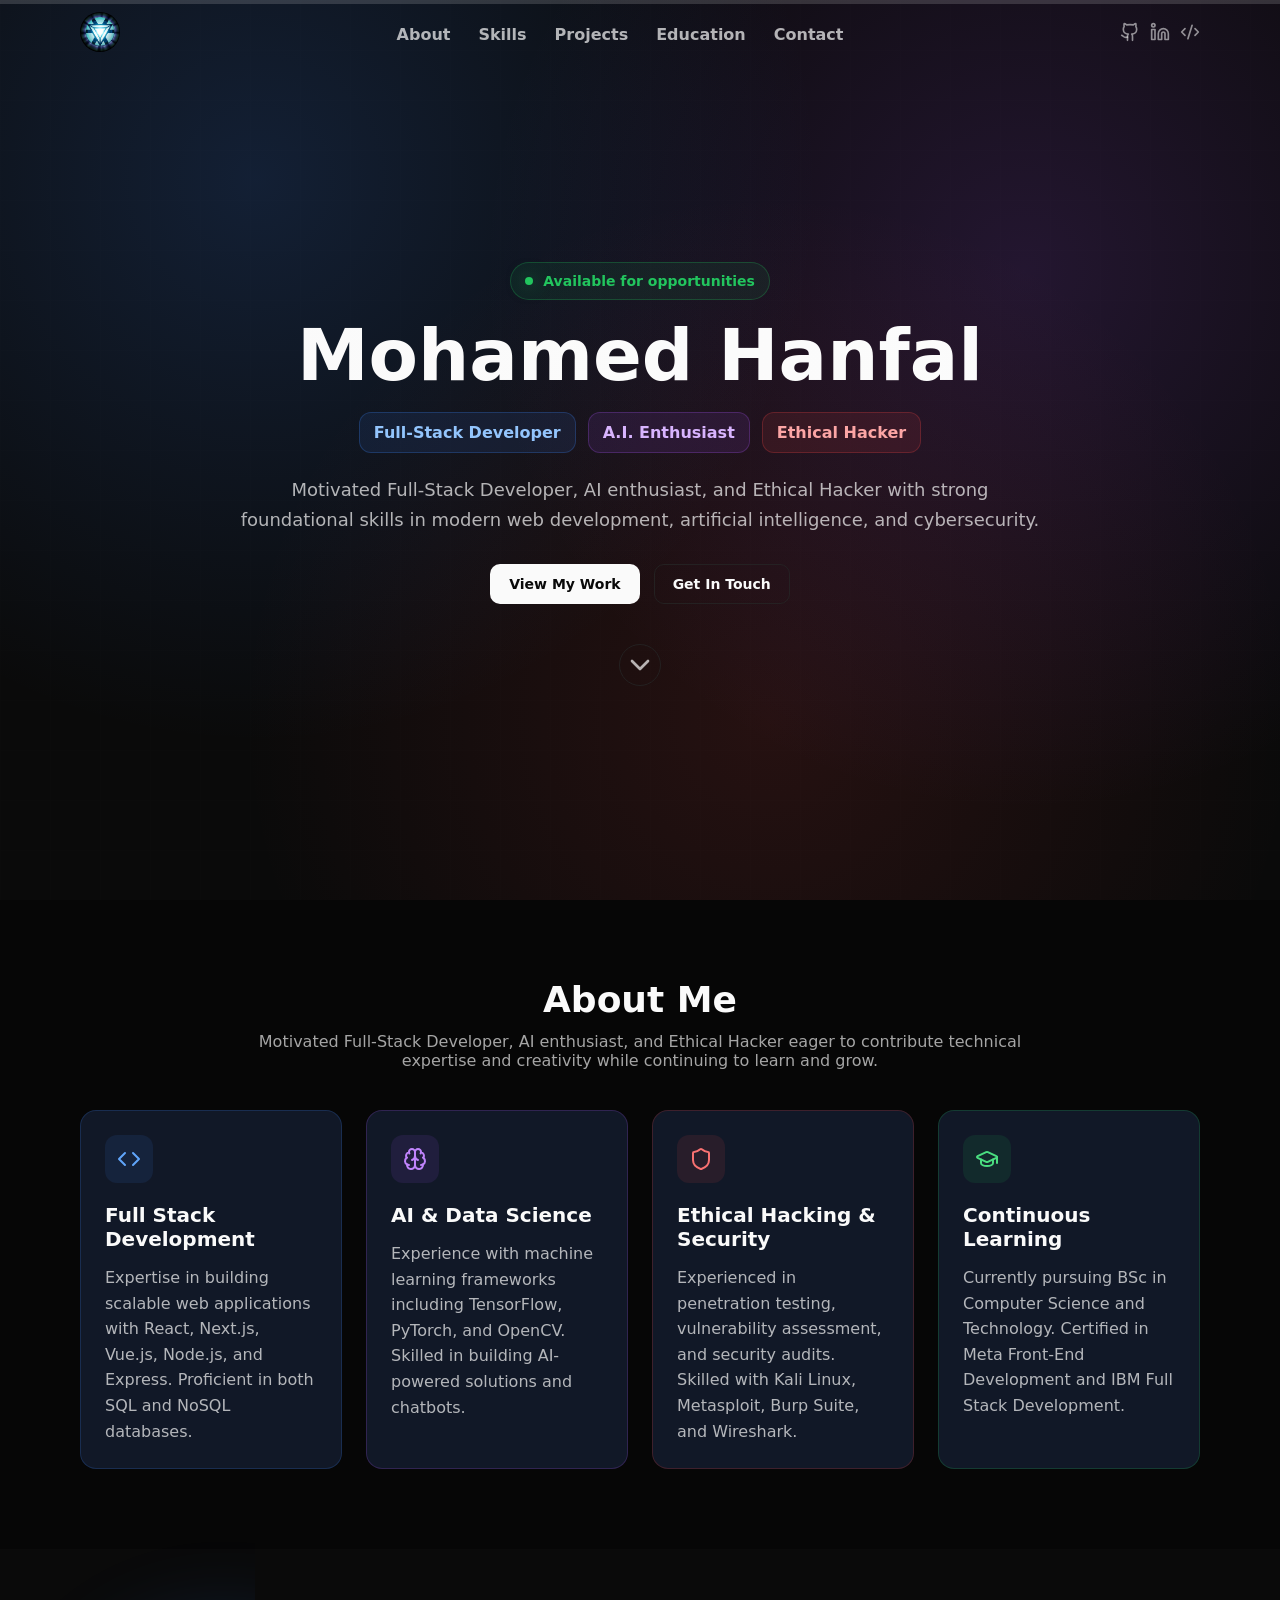
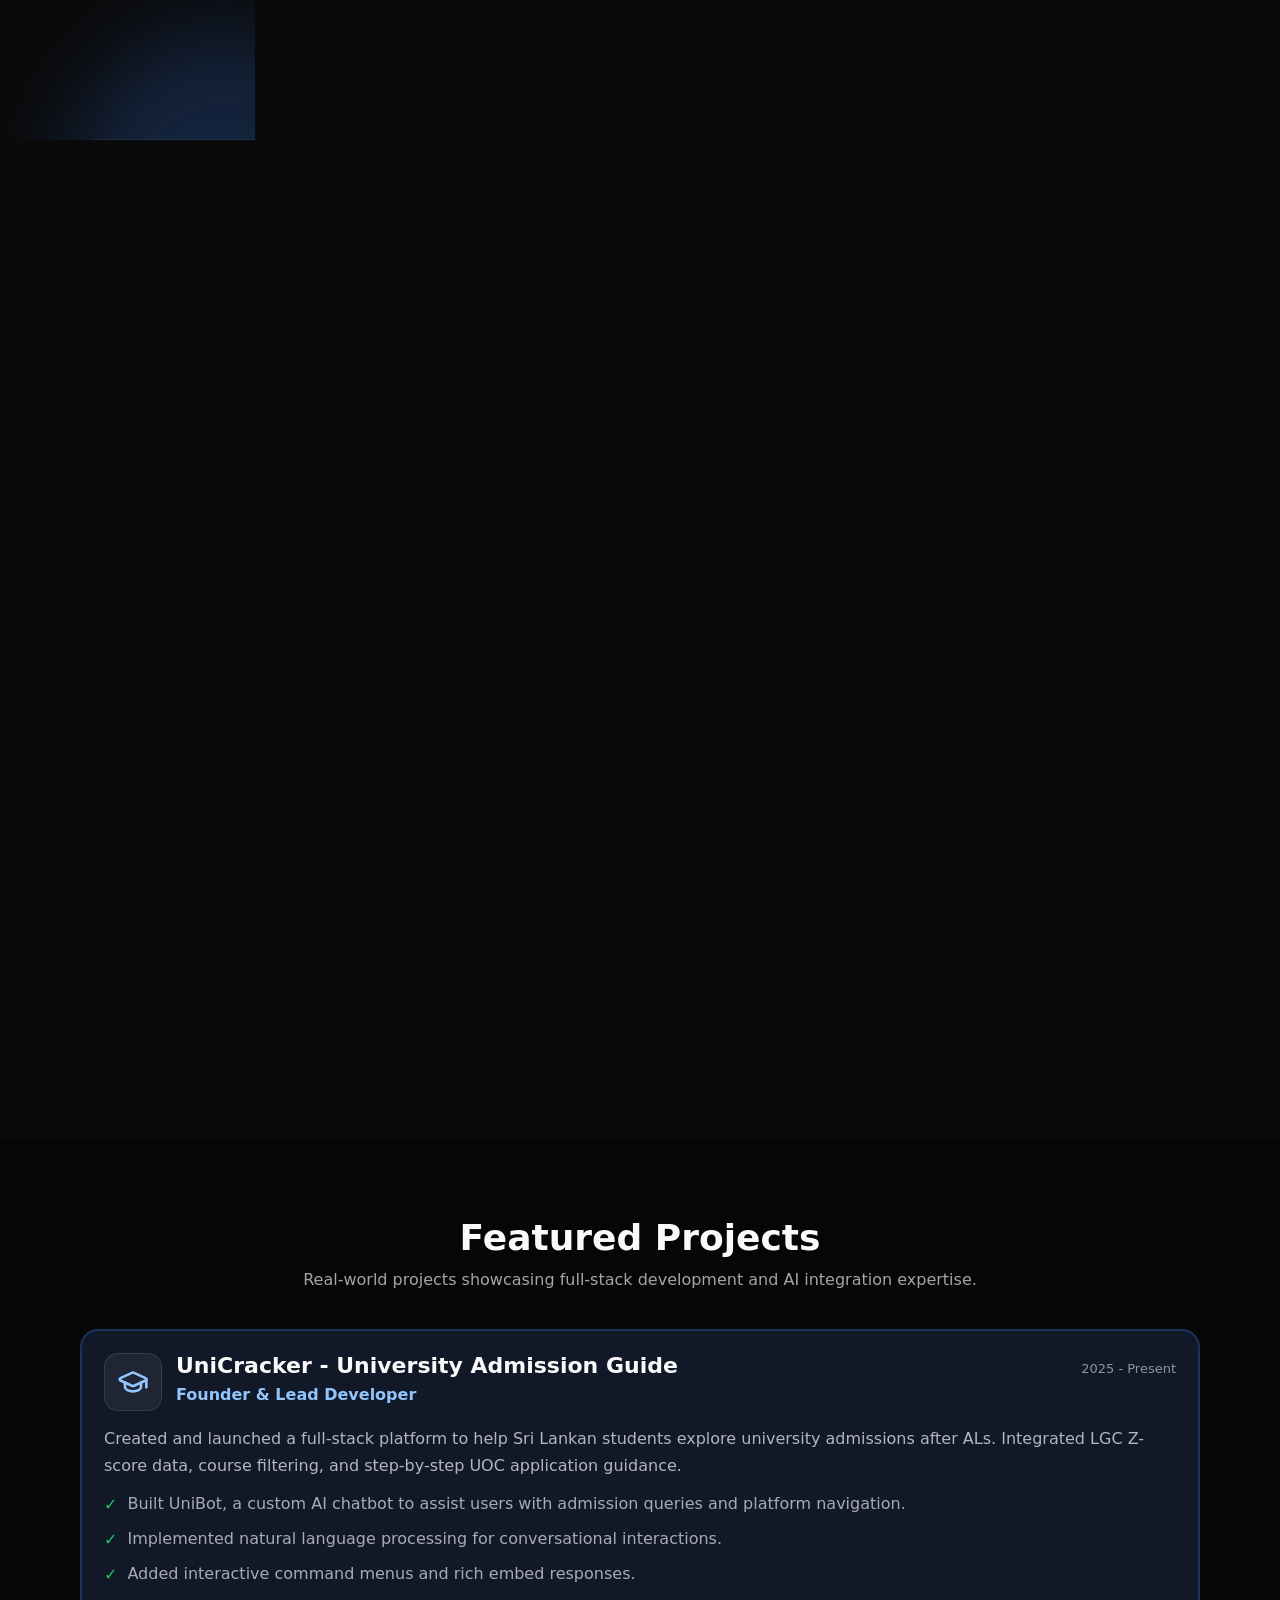
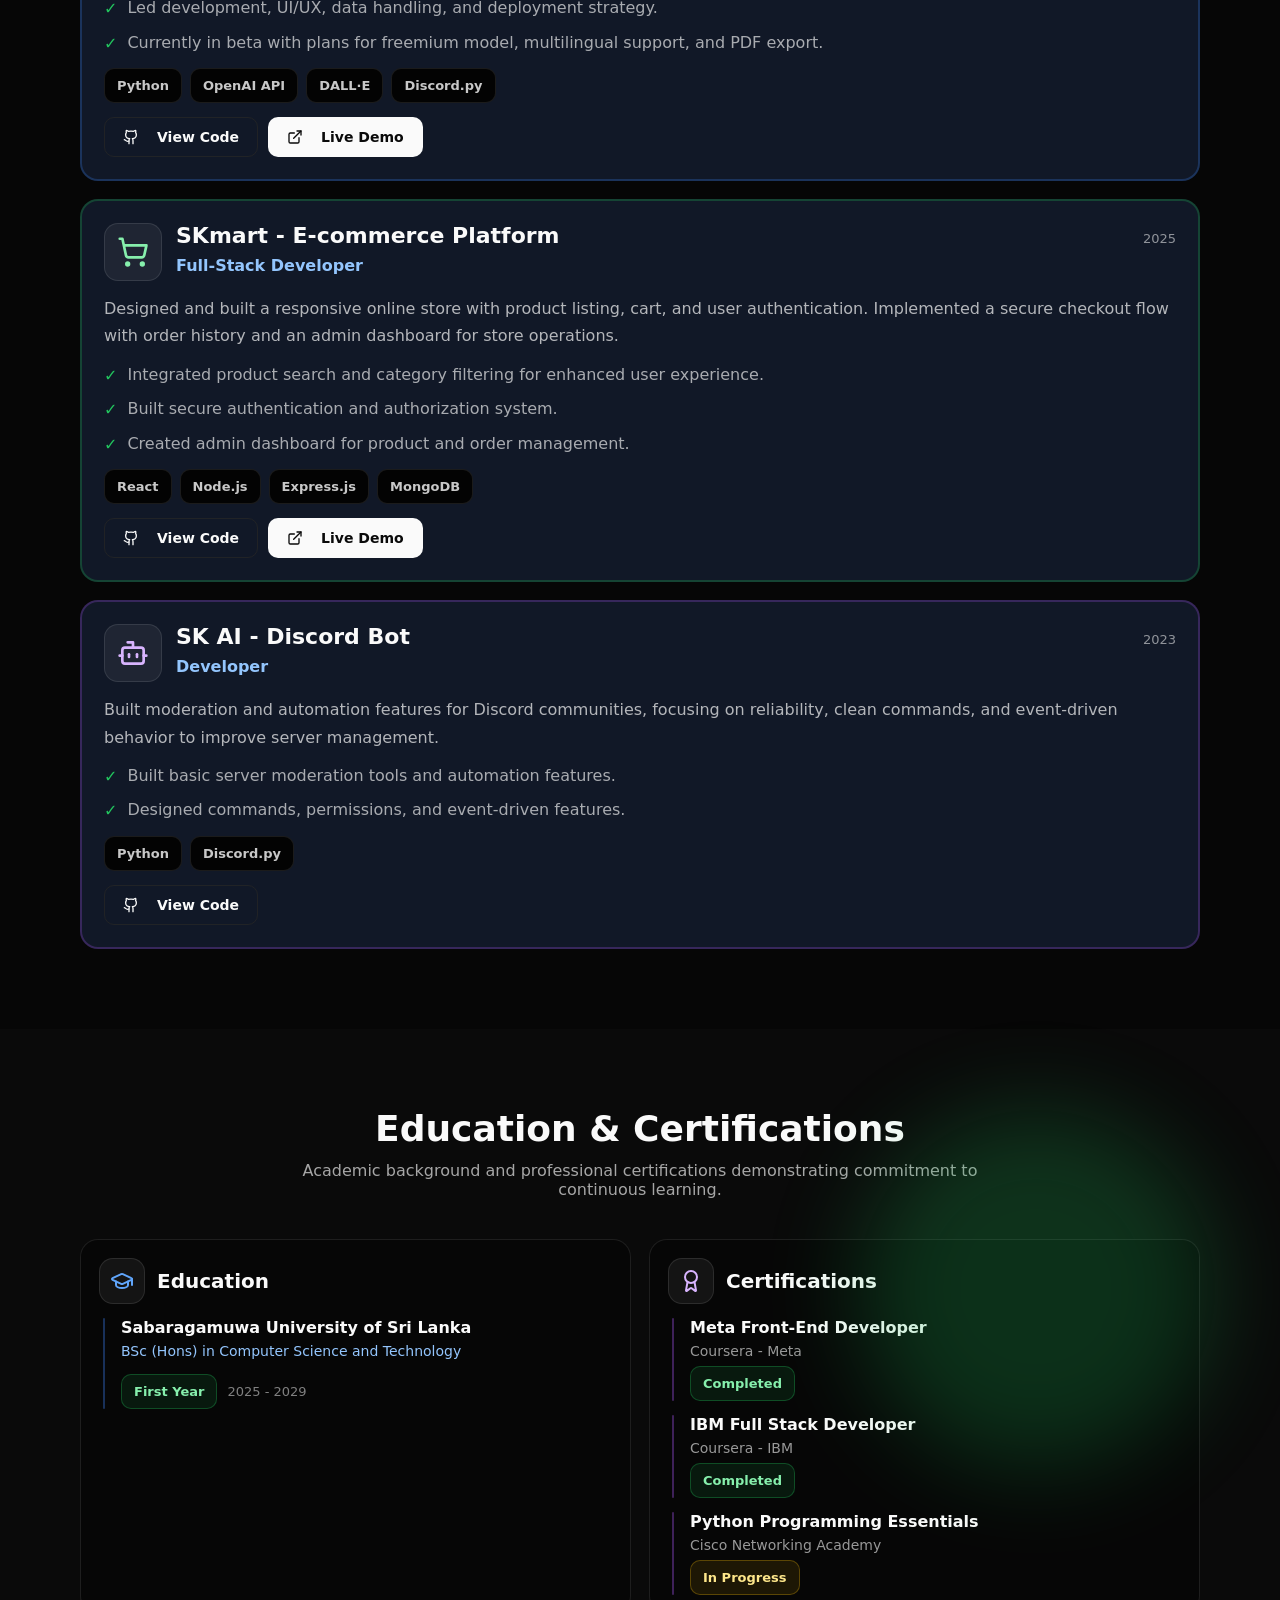
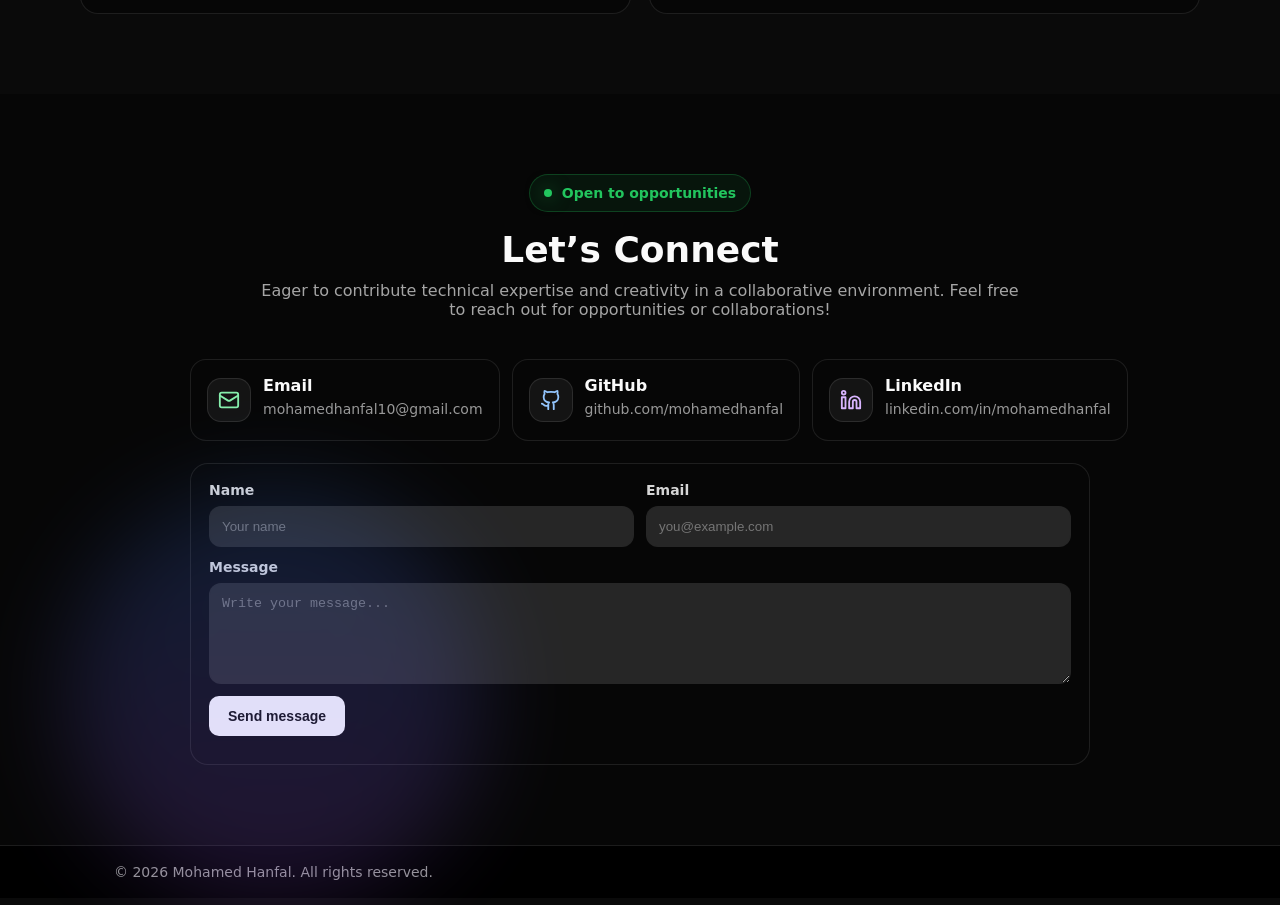
<file: index.html>
<!DOCTYPE html>
<html lang="en">
  <head>
    <meta charset="UTF-8" />
    <meta name="viewport" content="width=device-width, initial-scale=1.0" />
    <title>Mohamed Hanfal</title>
    <link rel="stylesheet" href="./theme.css" />
    <link rel="stylesheet" href="./styles.css" />
  </head>

  <body>
    <!-- Scroll progress -->
    <div class="scroll-progress" aria-hidden="true">
      <div class="scroll-progress__bar" id="scrollBar" style="width: 0%"></div>
    </div>

    <!-- Navbar -->
    <header class="navbar" id="navbar">
      <div class="container navbar__inner">
        <a class="brand" href="#top" aria-label="Home">
          <img class="brand_logo" src="./assets/sk.jpg" alt="Mohamed Hanfal" />
        </a>

        <nav class="navlinks" aria-label="Primary">
          <a href="#about">About</a>
          <a href="#skills">Skills</a>
          <a href="#projects">Projects</a>
          <a href="#education">Education</a>
          <a href="#contact">Contact</a>
        </nav>

        <div class="nav-actions">
          <div class="nav-icons">
            <a
              href="https://github.com/mohamedhanfal"
              target="_blank"
              rel="noopener noreferrer"
              aria-label="GitHub"
            >
              <svg
                xmlns="http://www.w3.org/2000/svg"
                width="20"
                height="20"
                viewBox="0 0 24 24"
                fill="none"
                stroke="currentColor"
                stroke-width="2"
                stroke-linecap="round"
                stroke-linejoin="round"
              >
                <path
                  d="M15 22v-4a4.8 4.8 0 0 0-1-3.5c3 0 6-2 6-5.5.08-1.25-.27-2.48-1-3.5.28-1.15.28-2.35 0-3.5
                     0 0-1 0-3 1.5-2.64-.5-5.36-.5-8 0C6 2 5 2 5 2c-.3 1.15-.3 2.35 0 3.5A5.403
                     5.403 0 0 0 4 9c0 3.5 3 5.5 6 5.5-.39.49-.68 1.05-.85 1.65-.17.6-.22
                     1.23-.15 1.85v4"
                ></path>
                <path d="M9 18c-4.51 2-5-2-7-2"></path>
              </svg>
            </a>

            <a
              href="https://www.linkedin.com/in/mohamedhanfal"
              target="_blank"
              rel="noopener noreferrer"
              aria-label="LinkedIn"
            >
              <svg
                xmlns="http://www.w3.org/2000/svg"
                width="20"
                height="20"
                viewBox="0 0 24 24"
                fill="none"
                stroke="currentColor"
                stroke-width="2"
                stroke-linecap="round"
                stroke-linejoin="round"
              >
                <path
                  d="M16 8a6 6 0 0 1 6 6v7h-4v-7a2 2 0 0 0-2-2
                     2 2 0 0 0-2 2v7h-4v-7a6 6 0 0 1 6-6z"
                ></path>
                <rect width="4" height="12" x="2" y="9"></rect>
                <circle cx="4" cy="4" r="2"></circle>
              </svg>
            </a>

            <a
              href="https://leetcode.com/u/mohamedhanfal/"
              target="_blank"
              rel="noopener noreferrer"
              aria-label="LeetCode"
            >
              <svg
                xmlns="http://www.w3.org/2000/svg"
                width="20"
                height="20"
                viewBox="0 0 24 24"
                fill="none"
                stroke="currentColor"
                stroke-width="2"
                stroke-linecap="round"
                stroke-linejoin="round"
              >
                <path d="m18 16 4-4-4-4"></path>
                <path d="m6 8-4 4 4 4"></path>
                <path d="m14.5 4-5 16"></path>
              </svg>
            </a>
          </div>
        </div>
      </div>
    </header>

    <main id="top">
      <!-- Hero -->
      <section class="hero">
        <div class="hero__bg"></div>
        <div class="hero__grid"></div>

        <div class="container hero__content">
          <div class="pill">
            <span class="pill__dot"></span>
            Available for opportunities
          </div>

          <h1 class="hero__title">Mohamed Hanfal</h1>

          <div class="hero__tags">
            <span class="tag tag--blue">Full-Stack Developer</span>
            <span class="tag tag--purple">A.I. Enthusiast</span>
            <span class="tag tag--red">Ethical Hacker</span>
          </div>

          <p class="hero__subtitle">
            Motivated Full-Stack Developer, AI enthusiast, and Ethical Hacker
            with strong foundational skills in modern web development,
            artificial intelligence, and cybersecurity.
          </p>

          <div class="hero__cta">
            <a class="btn btn--primary" href="#projects">View My Work</a>
            <a class="btn btn--outline" href="#contact">Get In Touch</a>
          </div>

          <a class="hero__scroll" href="#about" aria-label="Scroll down">
            <svg
              xmlns="http://www.w3.org/2000/svg"
              width="32"
              height="32"
              viewBox="0 0 24 24"
              fill="none"
              stroke="currentColor"
              stroke-width="2"
              stroke-linecap="round"
              stroke-linejoin="round"
            >
              <path d="m6 9 6 6 6-6"></path>
            </svg>
          </a>
        </div>
      </section>

      <!-- About -->
      <section id="about" class="section section--darkish">
        <div class="container">
          <h2 class="section__title section__title--center">About Me</h2>
          <p class="section__lead section__lead--center">
            Motivated Full-Stack Developer, AI enthusiast, and Ethical Hacker
            eager to contribute technical expertise and creativity while
            continuing to learn and grow.
          </p>

          <div class="about-cards about-grid">
            <article
              class="about-card about-card--blue"
              style="animation-delay: 0ms"
            >
              <div class="about-card__icon about-card__icon--blue">
                <svg
                  xmlns="http://www.w3.org/2000/svg"
                  width="24"
                  height="24"
                  viewBox="0 0 24 24"
                  fill="none"
                  stroke="currentColor"
                  stroke-width="2"
                  stroke-linecap="round"
                  stroke-linejoin="round"
                >
                  <polyline points="16 18 22 12 16 6"></polyline>
                  <polyline points="8 6 2 12 8 18"></polyline>
                </svg>
              </div>
              <h3>Full Stack Development</h3>
              <p>
                Expertise in building scalable web applications with React,
                Next.js, Vue.js, Node.js, and Express. Proficient in both SQL
                and NoSQL databases.
              </p>
            </article>

            <article
              class="about-card about-card--purple"
              style="animation-delay: 100ms"
            >
              <div class="about-card__icon about-card__icon--purple">
                <svg
                  xmlns="http://www.w3.org/2000/svg"
                  width="24"
                  height="24"
                  viewBox="0 0 24 24"
                  fill="none"
                  stroke="currentColor"
                  stroke-width="2"
                  stroke-linecap="round"
                  stroke-linejoin="round"
                >
                  <path
                    d="M12 5a3 3 0 1 0-5.997.125 4 4 0 0 0-2.526 5.77 4 4 0 0 0 .556 6.588A4 4 0 1 0 12 18Z"
                  ></path>
                  <path
                    d="M12 5a3 3 0 1 1 5.997.125 4 4 0 0 1 2.526 5.77 4 4 0 0 1-.556 6.588A4 4 0 1 1 12 18Z"
                  ></path>
                  <path d="M15 13a4.5 4.5 0 0 1-3-4 4.5 4.5 0 0 1-3 4"></path>
                  <path d="M17.599 6.5a3 3 0 0 0 .399-1.375"></path>
                  <path d="M6.003 5.125A3 3 0 0 0 6.401 6.5"></path>
                  <path d="M3.477 10.896a4 4 0 0 1 .585-.396"></path>
                  <path d="M19.938 10.5a4 4 0 0 1 .585.396"></path>
                  <path d="M6 18a4 4 0 0 1-1.967-.516"></path>
                  <path d="M19.967 17.484A4 4 0 0 1 18 18"></path>
                </svg>
              </div>
              <h3>AI &amp; Data Science</h3>
              <p>
                Experience with machine learning frameworks including
                TensorFlow, PyTorch, and OpenCV. Skilled in building AI-powered
                solutions and chatbots.
              </p>
            </article>

            <article
              class="about-card about-card--red"
              style="animation-delay: 200ms"
            >
              <div class="about-card__icon about-card__icon--red">
                <svg
                  xmlns="http://www.w3.org/2000/svg"
                  width="24"
                  height="24"
                  viewBox="0 0 24 24"
                  fill="none"
                  stroke="currentColor"
                  stroke-width="2"
                  stroke-linecap="round"
                  stroke-linejoin="round"
                >
                  <path
                    d="M20 13c0 5-3.5 7.5-7.66 8.95a1 1 0 0 1-.67-.01C7.5 20.5 4 18 4 13V6a1 1 0 0 1 1-1c2 0 4.5-1.2 6.24-2.72a1.17 1.17 0 0 1 1.52 0C14.51 3.81 17 5 19 5a1 1 0 0 1 1 1z"
                  ></path>
                </svg>
              </div>
              <h3>Ethical Hacking &amp; Security</h3>
              <p>
                Experienced in penetration testing, vulnerability assessment,
                and security audits. Skilled with Kali Linux, Metasploit, Burp
                Suite, and Wireshark.
              </p>
            </article>

            <article
              class="about-card about-card--green"
              style="animation-delay: 300ms"
            >
              <div class="about-card__icon about-card__icon--green">
                <svg
                  xmlns="http://www.w3.org/2000/svg"
                  width="24"
                  height="24"
                  viewBox="0 0 24 24"
                  fill="none"
                  stroke="currentColor"
                  stroke-width="2"
                  stroke-linecap="round"
                  stroke-linejoin="round"
                >
                  <path
                    d="M21.42 10.922a1 1 0 0 0-.019-1.838L12.83 5.18a2 2 0 0 0-1.66 0L2.6 9.08a1 1 0 0 0 0 1.832l8.57 3.908a2 2 0 0 0 1.66 0z"
                  ></path>
                  <path d="M22 10v6"></path>
                  <path d="M6 12.5V16a6 3 0 0 0 12 0v-3.5"></path>
                </svg>
              </div>
              <h3>Continuous Learning</h3>
              <p>
                Currently pursuing BSc in Computer Science and Technology.
                Certified in Meta Front-End Development and IBM Full Stack
                Development.
              </p>
            </article>
          </div>
        </div>
      </section>

      <!-- Skills -->
      <section id="skills" class="section section--skills">
        <div class="section__orb section__orb--blue"></div>
        <div class="section__orb section__orb--purple"></div>

        <div class="container">
          <h2 class="section__title section__title--center">
            Technical Skills
          </h2>
          <p class="section__lead section__lead--center">
            A comprehensive toolkit built through hands-on learning and
            real-world projects.
          </p>

          <div class="skill-groups">
            <section class="skill-group">
              <h3 class="skill-group__title">Programming Languages</h3>
              <div class="badges">
                <span class="badge">Python</span>
                <span class="badge">JavaScript</span>
                <span class="badge">TypeScript</span>
                <span class="badge">C Language</span>
                <span class="badge">Java</span>
                <span class="badge">PHP</span>
                <span class="badge">SQL</span>
              </div>
            </section>

            <section class="skill-group">
              <h3 class="skill-group__title">Frontend</h3>
              <div class="badges">
                <span class="badge">React.js</span>
                <span class="badge">Next.js</span>
                <span class="badge">Vue.js</span>
                <span class="badge">HTML5</span>
                <span class="badge">CSS3</span>
                <span class="badge">Tailwind CSS</span>
                <span class="badge">Bootstrap</span>
              </div>
            </section>

            <section class="skill-group">
              <h3 class="skill-group__title">Backend &amp; Databases</h3>
              <div class="badges">
                <span class="badge">Node.js</span>
                <span class="badge">Express.js</span>
                <span class="badge">REST APIs</span>
                <span class="badge">GraphQL</span>
                <span class="badge">MongoDB</span>
                <span class="badge">MySQL</span>
                <span class="badge">Oracle Cloud</span>
                <span class="badge">Apache</span>
              </div>
            </section>

            <section class="skill-group">
              <h3 class="skill-group__title">AI &amp; Data Science</h3>
              <div class="badges">
                <span class="badge">TensorFlow</span>
                <span class="badge">PyTorch</span>
                <span class="badge">OpenCV</span>
                <span class="badge">Scikit-learn</span>
                <span class="badge">Pandas</span>
                <span class="badge">NumPy</span>
                <span class="badge">Kaggle</span>
              </div>
            </section>

            <section class="skill-group">
              <h3 class="skill-group__title">
                Cybersecurity &amp; Ethical Hacking
              </h3>
              <div class="badges">
                <span class="badge">Kali Linux</span>
                <span class="badge">Metasploit</span>
                <span class="badge">Burp Suite</span>
                <span class="badge">Wireshark</span>
                <span class="badge">Nmap</span>
                <span class="badge">Penetration Testing</span>
                <span class="badge">Vulnerability Assessment</span>
                <span class="badge">OWASP</span>
                <span class="badge">Network Security</span>
                <span class="badge">Web App Security</span>
              </div>
            </section>

            <section class="skill-group">
              <h3 class="skill-group__title">Tools &amp; Platforms</h3>
              <div class="badges">
                <span class="badge">Git</span>
                <span class="badge">GitHub</span>
                <span class="badge">VS Code</span>
                <span class="badge">Postman</span>
                <span class="badge">Figma</span>
                <span class="badge">Docker</span>
                <span class="badge">AWS</span>
                <span class="badge">Netlify</span>
                <span class="badge">Heroku</span>
                <span class="badge">Firebase</span>
              </div>
            </section>

            <section class="skill-group">
              <h3 class="skill-group__title">Testing &amp; Other</h3>
              <div class="badges">
                <span class="badge">Jest</span>
                <span class="badge">Linux</span>
                <span class="badge">Adobe Photoshop</span>
                <span class="badge">Adobe Illustrator</span>
              </div>
            </section>
          </div>
        </div>
      </section>

      <!-- Projects -->
      <section id="projects" class="section section--darkish section--projects">
        <div class="container">
          <h2 class="section__title section__title--center">
            Featured Projects
          </h2>
          <p class="section__lead section__lead--center">
            Real-world projects showcasing full-stack development and AI
            integration expertise.
          </p>

          <div class="project-list">
            <!-- Project 1 -->
            <article class="project project--blue">
              <div class="project__top">
                <div class="project__icon" aria-hidden="true">
                  <!-- lucide-graduation-cap (32x32) -->
                  <svg
                    xmlns="http://www.w3.org/2000/svg"
                    width="32"
                    height="32"
                    viewBox="0 0 24 24"
                    fill="none"
                    stroke="currentColor"
                    stroke-width="2"
                    stroke-linecap="round"
                    stroke-linejoin="round"
                  >
                    <path
                      d="M21.42 10.922a1 1 0 0 0-.019-1.838L12.83 5.18a2 2 0 0 0-1.66 0L2.6 9.08a1 1 0 0 0 0 1.832l8.57 3.908a2 2 0 0 0 1.66 0z"
                    ></path>
                    <path d="M22 10v6"></path>
                    <path d="M6 12.5V16a6 3 0 0 0 12 0v-3.5"></path>
                  </svg>
                </div>

                <div class="project__head">
                  <div class="project__titleRow">
                    <h3 class="project__title">
                      UniCracker - University Admission Guide
                    </h3>
                    <span class="project__time">2025 - Present</span>
                  </div>
                  <p class="project__role">Founder &amp; Lead Developer</p>
                </div>
              </div>

              <p class="project__desc">
                Created and launched a full-stack platform to help Sri Lankan
                students explore university admissions after ALs. Integrated LGC
                Z-score data, course filtering, and step-by-step UOC application
                guidance.
              </p>

              <ul class="ticks">
                <li>
                  Built UniBot, a custom AI chatbot to assist users with
                  admission queries and platform navigation.
                </li>
                <li>
                  Implemented natural language processing for conversational
                  interactions.
                </li>
                <li>
                  Added interactive command menus and rich embed responses.
                </li>
                <li>
                  Led development, UI/UX, data handling, and deployment
                  strategy.
                </li>
                <li>
                  Currently in beta with plans for freemium model, multilingual
                  support, and PDF export.
                </li>
              </ul>

              <div class="badges badges--tight">
                <span class="badge">Python</span>
                <span class="badge">OpenAI API</span>
                <span class="badge">DALL·E</span>
                <span class="badge">Discord.py</span>
              </div>

              <div class="project__actions">
                <a
                  class="btn btn--outline btn--sm"
                  href="https://github.com/mohamedhanfal"
                  target="_blank"
                  rel="UniCracker GitHub"
                >
                  <!-- lucide-github (16x16) -->
                  <svg
                    xmlns="http://www.w3.org/2000/svg"
                    width="16"
                    height="16"
                    viewBox="0 0 24 24"
                    fill="none"
                    stroke="currentColor"
                    stroke-width="2"
                    stroke-linecap="round"
                    stroke-linejoin="round"
                    style="margin-right: 8px"
                  >
                    <path
                      d="M15 22v-4a4.8 4.8 0 0 0-1-3.5c3 0 6-2 6-5.5.08-1.25-.27-2.48-1-3.5.28-1.15.28-2.35 0-3.5 0 0-1 0-3 1.5-2.64-.5-5.36-.5-8 0C6 2 5 2 5 2c-.3 1.15-.3 2.35 0 3.5A5.403 5.403 0 0 0 4 9c0 3.5 3 5.5 6 5.5-.39.49-.68 1.05-.85 1.65-.17.6-.22 1.23-.15 1.85v4"
                    ></path>
                    <path d="M9 18c-4.51 2-5-2-7-2"></path>
                  </svg>
                  View Code
                </a>

                <a
                  class="btn btn--primary btn--sm"
                  href="https://github.com/mohamedhanfal"
                  target="_blank"
                  rel="UniCracker"
                >
                  <!-- lucide-external-link (16x16) -->
                  <svg
                    xmlns="http://www.w3.org/2000/svg"
                    width="16"
                    height="16"
                    viewBox="0 0 24 24"
                    fill="none"
                    stroke="currentColor"
                    stroke-width="2"
                    stroke-linecap="round"
                    stroke-linejoin="round"
                    style="margin-right: 8px"
                  >
                    <path d="M15 3h6v6"></path>
                    <path d="M10 14 21 3"></path>
                    <path
                      d="M18 13v6a2 2 0 0 1-2 2H5a2 2 0 0 1-2-2V8a2 2 0 0 1 2-2h6"
                    ></path>
                  </svg>
                  Live Demo
                </a>
              </div>
            </article>

            <!-- Project 2 -->
            <article class="project project--green">
              <div class="project__top">
                <div class="project__icon" aria-hidden="true">
                  <!-- lucide-shopping-cart (32x32) -->
                  <svg
                    xmlns="http://www.w3.org/2000/svg"
                    width="32"
                    height="32"
                    viewBox="0 0 24 24"
                    fill="none"
                    stroke="currentColor"
                    stroke-width="2"
                    stroke-linecap="round"
                    stroke-linejoin="round"
                  >
                    <circle cx="8" cy="21" r="1"></circle>
                    <circle cx="19" cy="21" r="1"></circle>
                    <path
                      d="M2.05 2.05h2l2.66 12.42a2 2 0 0 0 2 1.58h9.78a2 2 0 0 0 1.95-1.57l1.65-7.43H5.12"
                    ></path>
                  </svg>
                </div>

                <div class="project__head">
                  <div class="project__titleRow">
                    <h3 class="project__title">SKmart - E-commerce Platform</h3>
                    <span class="project__time">2025</span>
                  </div>
                  <p class="project__role">Full-Stack Developer</p>
                </div>
              </div>

              <p class="project__desc">
                Designed and built a responsive online store with product
                listing, cart, and user authentication. Implemented a secure
                checkout flow with order history and an admin dashboard for
                store operations.
              </p>

              <ul class="ticks">
                <li>
                  Integrated product search and category filtering for enhanced
                  user experience.
                </li>
                <li>Built secure authentication and authorization system.</li>
                <li>
                  Created admin dashboard for product and order management.
                </li>
              </ul>

              <div class="badges badges--tight">
                <span class="badge">React</span>
                <span class="badge">Node.js</span>
                <span class="badge">Express.js</span>
                <span class="badge">MongoDB</span>
              </div>

              <div class="project__actions">
                <a
                  class="btn btn--outline btn--sm"
                  href="https://github.com/mohamedhanfal"
                  target="_blank"
                  rel="SKmart GitHub"
                >
                  <!-- lucide-github (16x16) -->
                  <svg
                    xmlns="http://www.w3.org/2000/svg"
                    width="16"
                    height="16"
                    viewBox="0 0 24 24"
                    fill="none"
                    stroke="currentColor"
                    stroke-width="2"
                    stroke-linecap="round"
                    stroke-linejoin="round"
                    style="margin-right: 8px"
                  >
                    <path
                      d="M15 22v-4a4.8 4.8 0 0 0-1-3.5c3 0 6-2 6-5.5.08-1.25-.27-2.48-1-3.5.28-1.15.28-2.35 0-3.5 0 0-1 0-3 1.5-2.64-.5-5.36-.5-8 0C6 2 5 2 5 2c-.3 1.15-.3 2.35 0 3.5A5.403 5.403 0 0 0 4 9c0 3.5 3 5.5 6 5.5-.39.49-.68 1.05-.85 1.65-.17.6-.22 1.23-.15 1.85v4"
                    ></path>
                    <path d="M9 18c-4.51 2-5-2-7-2"></path>
                  </svg>
                  View Code
                </a>

                <a
                  class="btn btn--primary btn--sm"
                  href="https://github.com/mohamedhanfal"
                  target="_blank"
                  rel="SKmart"
                >
                  <!-- lucide-external-link (16x16) -->
                  <svg
                    xmlns="http://www.w3.org/2000/svg"
                    width="16"
                    height="16"
                    viewBox="0 0 24 24"
                    fill="none"
                    stroke="currentColor"
                    stroke-width="2"
                    stroke-linecap="round"
                    stroke-linejoin="round"
                    style="margin-right: 8px"
                  >
                    <path d="M15 3h6v6"></path>
                    <path d="M10 14 21 3"></path>
                    <path
                      d="M18 13v6a2 2 0 0 1-2 2H5a2 2 0 0 1-2-2V8a2 2 0 0 1 2-2h6"
                    ></path>
                  </svg>
                  Live Demo
                </a>
              </div>
            </article>

            <!-- Project 3 -->
            <article class="project project--purple">
              <div class="project__top">
                <div class="project__icon" aria-hidden="true">
                  <!-- lucide-bot (32x32) -->
                  <svg
                    xmlns="http://www.w3.org/2000/svg"
                    width="32"
                    height="32"
                    viewBox="0 0 24 24"
                    fill="none"
                    stroke="currentColor"
                    stroke-width="2"
                    stroke-linecap="round"
                    stroke-linejoin="round"
                  >
                    <path d="M12 8V4H8"></path>
                    <rect width="16" height="12" x="4" y="8" rx="2"></rect>
                    <path d="M2 14h2"></path>
                    <path d="M20 14h2"></path>
                    <path d="M15 13v2"></path>
                    <path d="M9 13v2"></path>
                  </svg>
                </div>

                <div class="project__head">
                  <div class="project__titleRow">
                    <h3 class="project__title">SK AI - Discord Bot</h3>
                    <span class="project__time">2023</span>
                  </div>
                  <p class="project__role">Developer</p>
                </div>
              </div>

              <p class="project__desc">
                Built moderation and automation features for Discord
                communities, focusing on reliability, clean commands, and
                event-driven behavior to improve server management.
              </p>

              <ul class="ticks">
                <li>
                  Built basic server moderation tools and automation features.
                </li>
                <li>
                  Designed commands, permissions, and event-driven features.
                </li>
              </ul>

              <div class="badges badges--tight">
                <span class="badge">Python</span>
                <span class="badge">Discord.py</span>
              </div>

              <div class="project__actions">
                <a
                  class="btn btn--outline btn--sm"
                  href="https://github.com/mohamedhanfal"
                  target="_blank"
                  rel="SK AI GitHub"
                >
                  <!-- lucide-github (16x16) -->
                  <svg
                    xmlns="http://www.w3.org/2000/svg"
                    width="16"
                    height="16"
                    viewBox="0 0 24 24"
                    fill="none"
                    stroke="currentColor"
                    stroke-width="2"
                    stroke-linecap="round"
                    stroke-linejoin="round"
                    style="margin-right: 8px"
                  >
                    <path
                      d="M15 22v-4a4.8 4.8 0 0 0-1-3.5c3 0 6-2 6-5.5.08-1.25-.27-2.48-1-3.5.28-1.15.28-2.35 0-3.5 0 0-1 0-3 1.5-2.64-.5-5.36-.5-8 0C6 2 5 2 5 2c-.3 1.15-.3 2.35 0 3.5A5.403 5.403 0 0 0 4 9c0 3.5 3 5.5 6 5.5-.39.49-.68 1.05-.85 1.65-.17.6-.22 1.23-.15 1.85v4"
                    ></path>
                    <path d="M9 18c-4.51 2-5-2-7-2"></path>
                  </svg>
                  View Code
                </a>
              </div>
            </article>
          </div>
        </div>
      </section>

      <!-- Education -->
      <section id="education" class="section section--education">
        <div class="section__orb section__orb--green"></div>

        <div class="container">
          <h2 class="section__title section__title--center">
            Education &amp; Certifications
          </h2>
          <p class="section__lead section__lead--center">
            Academic background and professional certifications demonstrating
            commitment to continuous learning.
          </p>

          <div class="two-col">
            <article class="panel">
              <div class="panel__head">
                <div class="panel__icon panel__icon--blue" aria-hidden="true">
                  <!-- lucide-graduation-cap (24x24) -->
                  <svg
                    xmlns="http://www.w3.org/2000/svg"
                    width="24"
                    height="24"
                    viewBox="0 0 24 24"
                    fill="none"
                    stroke="currentColor"
                    stroke-width="2"
                    stroke-linecap="round"
                    stroke-linejoin="round"
                  >
                    <path
                      d="M21.42 10.922a1 1 0 0 0-.019-1.838L12.83 5.18a2 2 0 0 0-1.66 0L2.6 9.08a1 1 0 0 0 0 1.832l8.57 3.908a2 2 0 0 0 1.66 0z"
                    ></path>
                    <path d="M22 10v6"></path>
                    <path d="M6 12.5V16a6 3 0 0 0 12 0v-3.5"></path>
                  </svg>
                </div>
                <h3 class="panel__title">Education</h3>
              </div>

              <div class="timeline">
                <div class="timeline__item">
                  <div class="timeline__line timeline__line--blue"></div>
                  <div class="timeline__body">
                    <h4>Sabaragamuwa University of Sri Lanka</h4>
                    <p class="muted blue">
                      BSc (Hons) in Computer Science and Technology
                    </p>
                    <div class="timeline__meta">
                      <span class="badge badge--green">First Year</span>
                      <span class="meta">2025 - 2029</span>
                    </div>
                  </div>
                </div>
              </div>
            </article>

            <article class="panel">
              <div class="panel__head">
                <div class="panel__icon panel__icon--purple" aria-hidden="true">
                  <!-- lucide-award (24x24) -->
                  <svg
                    xmlns="http://www.w3.org/2000/svg"
                    width="24"
                    height="24"
                    viewBox="0 0 24 24"
                    fill="none"
                    stroke="currentColor"
                    stroke-width="2"
                    stroke-linecap="round"
                    stroke-linejoin="round"
                  >
                    <path
                      d="m15.477 12.89 1.515 8.526a.5.5 0 0 1-.81.47l-3.58-2.687a1 1 0 0 0-1.197 0l-3.586 2.686a.5.5 0 0 1-.81-.469l1.514-8.526"
                    ></path>
                    <circle cx="12" cy="8" r="6"></circle>
                  </svg>
                </div>
                <h3 class="panel__title">Certifications</h3>
              </div>

              <div class="timeline">
                <div class="timeline__item">
                  <div class="timeline__line timeline__line--purple"></div>
                  <div class="timeline__body">
                    <h4>Meta Front-End Developer</h4>
                    <p class="muted">Coursera - Meta</p>
                    <span class="badge badge--green">Completed</span>
                  </div>
                </div>

                <div class="timeline__item">
                  <div class="timeline__line timeline__line--purple"></div>
                  <div class="timeline__body">
                    <h4>IBM Full Stack Developer</h4>
                    <p class="muted">Coursera - IBM</p>
                    <span class="badge badge--green">Completed</span>
                  </div>
                </div>

                <div class="timeline__item">
                  <div class="timeline__line timeline__line--purple"></div>
                  <div class="timeline__body">
                    <h4>Python Programming Essentials</h4>
                    <p class="muted">Cisco Networking Academy</p>
                    <span class="badge badge--yellow">In Progress</span>
                  </div>
                </div>
              </div>
            </article>
          </div>
        </div>
      </section>

      <!-- Contact -->
      <section id="contact" class="section section--darkish section--contact">
        <div class="section__orb section__orb--gradient"></div>

        <div class="container container--narrow">
          <div class="contact-head">
            <div class="pill">
              <span class="pill__dot"></span>
              Open to opportunities
            </div>

            <h2 class="section__title section__title--center">Let’s Connect</h2>
            <p class="section__lead section__lead--center">
              Eager to contribute technical expertise and creativity in a
              collaborative environment. Feel free to reach out for
              opportunities or collaborations!
            </p>
          </div>

          <div class="contact-grid">
            <a class="contact-card" href="mailto:mohamedhanfal10@gmail.com">
              <div
                class="contact-card__icon contact-card__icon--green"
                aria-hidden="true"
              >
                <!-- lucide-mail -->
                <svg
                  xmlns="http://www.w3.org/2000/svg"
                  width="22"
                  height="22"
                  viewBox="0 0 24 24"
                  fill="none"
                  stroke="currentColor"
                  stroke-width="2"
                  stroke-linecap="round"
                  stroke-linejoin="round"
                >
                  <rect width="20" height="16" x="2" y="4" rx="2"></rect>
                  <path d="m22 7-8.97 5.7a1.94 1.94 0 0 1-2.06 0L2 7"></path>
                </svg>
              </div>
              <div>
                <h3>Email</h3>
                <p class="muted">mohamedhanfal10@gmail.com</p>
              </div>
            </a>

            <a
              class="contact-card"
              href="https://github.com/mohamedhanfal"
              target="_blank"
              rel="noopener noreferrer"
            >
              <div
                class="contact-card__icon contact-card__icon--blue"
                aria-hidden="true"
              >
                <!-- lucide-github -->
                <svg
                  xmlns="http://www.w3.org/2000/svg"
                  width="22"
                  height="22"
                  viewBox="0 0 24 24"
                  fill="none"
                  stroke="currentColor"
                  stroke-width="2"
                  stroke-linecap="round"
                  stroke-linejoin="round"
                >
                  <path
                    d="M15 22v-4a4.8 4.8 0 0 0-1-3.5c3 0 6-2 6-5.5.08-1.25-.27-2.48-1-3.5.28-1.15.28-2.35 0-3.5 0 0-1 0-3 1.5-2.64-.5-5.36-.5-8 0C6 2 5 2 5 2c-.3 1.15-.3 2.35 0 3.5A5.403 5.403 0 0 0 4 9c0 3.5 3 5.5 6 5.5-.39.49-.68 1.05-.85 1.65-.17.6-.22 1.23-.15 1.85v4"
                  ></path>
                  <path d="M9 18c-4.51 2-5-2-7-2"></path>
                </svg>
              </div>
              <div>
                <h3>GitHub</h3>
                <p class="muted">github.com/mohamedhanfal</p>
              </div>
            </a>

            <a
              class="contact-card"
              href="https://www.linkedin.com/in/mohamedhanfal"
              target="_blank"
              rel="noopener noreferrer"
            >
              <div
                class="contact-card__icon contact-card__icon--purple"
                aria-hidden="true"
              >
                <!-- lucide-linkedin -->
                <svg
                  xmlns="http://www.w3.org/2000/svg"
                  width="22"
                  height="22"
                  viewBox="0 0 24 24"
                  fill="none"
                  stroke="currentColor"
                  stroke-width="2"
                  stroke-linecap="round"
                  stroke-linejoin="round"
                >
                  <path
                    d="M16 8a6 6 0 0 1 6 6v7h-4v-7a2 2 0 0 0-2-2 2 2 0 0 0-2 2v7h-4v-7a6 6 0 0 1 6-6z"
                  ></path>
                  <rect width="4" height="12" x="2" y="9"></rect>
                  <circle cx="4" cy="4" r="2"></circle>
                </svg>
              </div>
              <div>
                <h3>LinkedIn</h3>
                <p class="muted">linkedin.com/in/mohamedhanfal</p>
              </div>
            </a>
          </div>

          <form class="contact-form" id="contactForm">
            <div class="form-row">
              <label>
                Name
                <input
                  type="text"
                  name="name"
                  placeholder="Your name"
                  required
                />
              </label>
              <label>
                Email
                <input
                  type="email"
                  name="email"
                  placeholder="you@example.com"
                  required
                />
              </label>
            </div>

            <label>
              Message
              <textarea
                name="message"
                rows="5"
                placeholder="Write your message..."
                required
              ></textarea>
            </label>

            <button class="btn btn--primary" type="submit">Send message</button>
            <p class="form-note" id="formNote" aria-live="polite"></p>
          </form>
        </div>
      </section>
    </main>

    <!-- Footer -->
    <footer class="site-footer">
      <div class="container">
        <div class="site-footer__row">
          <p class="site-footer__copy">
            © 2026 Mohamed Hanfal. All rights reserved.
          </p>
        </div>
      </div>
    </footer>

    <script src="./script.js"></script>
  </body>
</html>
</file>
<file: theme.css>
:root {
  --font-size: 16px;

  --background: oklch(0.145 0 0);
  --foreground: oklch(0.985 0 0);

  --card: oklch(0.145 0 0);
  --card-foreground: oklch(0.985 0 0);

  --secondary: oklch(0.269 0 0);
  --secondary-foreground: oklch(0.985 0 0);

  --muted: oklch(0.269 0 0);
  --muted-foreground: oklch(0.708 0 0);

  --accent: oklch(0.269 0 0);
  --accent-foreground: oklch(0.985 0 0);

  --border: oklch(0.269 0 0);
  --input-background: oklch(0.269 0 0);
  --ring: oklch(0.439 0 0);

  --primary: #030213;
  --primary-foreground: oklch(1 0 0);

  --destructive: #d4183d;
  --destructive-foreground: #ffffff;

  --radius: 0.625rem;

  /* Typography tokens */
  --text-xs: 0.75rem;
  --text-sm: 0.875rem;
  --text-base: 1rem;
  --text-lg: 1.125rem;
  --text-xl: 1.25rem;
  --text-2xl: 1.5rem;
  --text-4xl: 2.25rem;
}

html {
  font-size: var(--font-size);
  scroll-behavior: smooth;
}

body {
  margin: 0;
  background: var(--background);
  color: var(--foreground);
  font-family: ui-sans-serif, system-ui, -apple-system, Segoe UI, Roboto, Arial,
    "Noto Sans", "Liberation Sans", sans-serif;
}

*,
*::before,
*::after {
  box-sizing: border-box;
}

a {
  color: inherit;
  text-decoration: none;
}

h1,
h2,
h3,
h4,
p {
  margin: 0;
}
</file>
<file: styles.css>
/* Helpers */
.container {
  width: min(1120px, calc(100% - 48px));
  margin: 0 auto;
}

.container--narrow {
  width: min(900px, calc(100% - 48px));
  margin: 0 auto;
}

.section {
  padding: 80px 0;
  position: relative;
}

.section--darkish {
  background: color-mix(in oklch, var(--background) 85%, black);
}

.section__title {
  font-size: var(--text-4xl);
  line-height: 1.1;
  margin-bottom: 12px;
}

.section__title--center {
  text-align: center;
}

.section__lead {
  color: color-mix(in oklch, var(--foreground) 65%, transparent);
  max-width: 75ch;
  margin-bottom: 40px;
}

.section__lead--center {
  text-align: center;
  margin-left: auto;
  margin-right: auto;
}

/* Soft background orbs */
.section__orb {
  position: absolute;
  filter: blur(48px);
  opacity: 0.22;
  pointer-events: none;
  border-radius: 999px;
}
.section__orb--blue {
  width: 320px;
  height: 320px;
  left: 5%;
  top: 80px;
  background: #3b82f6;
}
.section__orb--purple {
  width: 320px;
  height: 320px;
  right: 5%;
  bottom: 60px;
  background: #a855f7;
}
.section__orb--green {
  width: 360px;
  height: 360px;
  right: 5%;
  top: 80px;
  background: #22c55e;
}
.section__orb--gradient {
  width: 420px;
  height: 420px;
  left: 5%;
  bottom: -60px;
  background: linear-gradient(180deg, #3b82f6, #a855f7);
  opacity: 0.18;
}

/* Scroll progress */
.scroll-progress {
  position: fixed;
  top: 0;
  left: 0;
  right: 0;
  height: 4px;
  background: color-mix(in oklch, var(--foreground) 15%, transparent);
  z-index: 1000;
}
.scroll-progress__bar {
  height: 100%;
  width: 0%;
  background: linear-gradient(90deg, #3b82f6, #a855f7, #ef4444);
  transition: width 150ms linear;
}

/* Navbar */
.navbar {
  position: fixed;
  top: 4px;
  left: 0;
  right: 0;
  z-index: 900;
  background: rgba(0, 0, 0, 0);
  transition: background 200ms ease, backdrop-filter 200ms ease,
    border-color 200ms ease;
  border-bottom: 1px solid transparent;
}
.navbar.is-scrolled {
  background: color-mix(in oklch, var(--background) 85%, transparent);
  backdrop-filter: blur(10px);
  border-color: color-mix(in oklch, var(--border) 80%, transparent);
}
.navbar__inner {
  display: flex;
  align-items: center;
  justify-content: space-between;
  gap: 16px;
  padding: 8px 0;
}

.brand_logo {
  width: 40px;
  height: 40px;
  border-radius: 999px;
  object-fit: cover;
}
.navlinks {
  display: none;
  gap: 28px;
}
.navlinks a {
  color: color-mix(in oklch, var(--foreground) 70%, transparent);
  font-weight: 600;
  transition: color 150ms ease;
}
.navlinks a:hover {
  color: var(--foreground);
}
.nav-actions {
  display: flex;
  align-items: center;
  gap: 12px;
}
@media (min-width: 768px) {
  .navlinks {
    display: flex;
  }
}

.nav-icons {
  display: none;
  align-items: center;
  gap: 10px;
}

@media (min-width: 768px) {
  .nav-icons {
    display: flex;
  }
}

.nav-icons a svg {
  width: 20px;
  height: 20px;
  stroke: currentColor;
  transition: color 150ms ease, transform 150ms ease;
}

.nav-icons a {
  color: color-mix(in oklch, var(--foreground) 55%, transparent);
}
.nav-icons a:hover {
  color: var(--foreground);
}

/* Buttons */
.btn {
  display: inline-flex;
  align-items: center;
  justify-content: center;
  gap: 10px;
  height: 40px;
  padding: 0 18px;
  border-radius: 10px;
  border: 1px solid color-mix(in oklch, var(--border) 80%, transparent);
  font-weight: 600;
  font-size: 14px;
  cursor: pointer;
  transition: transform 150ms ease, background 150ms ease,
    border-color 150ms ease, color 150ms ease;
  user-select: none;
}
.btn:hover {
  transform: scale(1.04);
}
.btn--primary {
  background: var(--foreground);
  color: var(--background);
  border-color: transparent;
}
.btn--primary:hover {
  background: color-mix(in oklch, var(--foreground) 85%, white);
}
.btn--outline {
  background: transparent;
  color: var(--foreground);
}
.btn--outline:hover {
  background: color-mix(in oklch, var(--foreground) 10%, transparent);
}
.btn--ghost {
  background: transparent;
}

/* Hero */
.hero {
  position: relative;
  min-height: 100vh;
  display: grid;
  place-items: center;
  overflow: hidden;
  padding-top: 88px;
}
.hero__bg {
  position: absolute;
  inset: 0;
  background: radial-gradient(
      circle at 20% 20%,
      rgba(59, 130, 246, 0.18),
      transparent 45%
    ),
    radial-gradient(
      circle at 80% 30%,
      rgba(168, 85, 247, 0.16),
      transparent 45%
    ),
    radial-gradient(circle at 60% 80%, rgba(239, 68, 68, 0.12), transparent 50%);
}
.hero__grid {
  position: absolute;
  inset: 0;
  opacity: 0.12;
  background-image: linear-gradient(
      rgba(255, 255, 255, 0.1) 1px,
      transparent 1px
    ),
    linear-gradient(90deg, rgba(255, 255, 255, 0.1) 1px, transparent 1px);
  background-size: 50px 50px;
  mix-blend-mode: overlay;
}
.hero__content {
  position: relative;
  z-index: 2;
  text-align: center;
  padding: 40px 0 80px;
}
.pill {
  display: inline-flex;
  align-items: center;
  gap: 10px;
  padding: 10px 14px;
  border-radius: 999px;
  border: 1px solid rgba(34, 197, 94, 0.25);
  background: rgba(34, 197, 94, 0.08);
  color: #22c55e;
  font-weight: 650;
  font-size: 14px;
  margin-bottom: 18px;
  animation: pill-pulse 1.5s ease-in-out infinite;
}
@keyframes pill-pulse {
  0%,
  100% {
    opacity: 1;
    transform: translateY(0);
  }
  50% {
    opacity: 0.7;
    transform: translateY(1px);
  }
}

.pill__dot {
  width: 8px;
  height: 8px;
  border-radius: 999px;
  background: #22c55e;
  box-shadow: 0 0 18px rgba(34, 197, 94, 0.55);
}

.hero__title {
  font-size: clamp(40px, 6vw, 72px);
  font-weight: 600;
  line-height: 1.05;
  margin-bottom: 18px;
  background: linear-gradient(
    90deg,
    var(--foreground),
    color-mix(in oklch, var(--foreground) 65%, white)
  );
  -webkit-background-clip: text;
  background-clip: text;
  color: transparent;
}
.hero__tags {
  display: flex;
  flex-wrap: wrap;
  justify-content: center;
  gap: 12px;
  margin-bottom: 22px;
}
.tag {
  padding: 10px 14px;
  border-radius: 12px;
  font-weight: 650;
  border: 1px solid rgba(255, 255, 255, 0.12);
  background: rgba(255, 255, 255, 0.06);
  transition: transform 300ms ease, background 300ms ease,
    border-color 300ms ease;
  cursor: pointer;
}
.tag:hover {
  transform: scale(1.05);
}
.tag--blue {
  color: #93c5fd;
  border-color: rgba(59, 130, 246, 0.25);
  background: rgba(59, 130, 246, 0.1);
}
.tag--purple {
  color: #d8b4fe;
  border-color: rgba(168, 85, 247, 0.25);
  background: rgba(168, 85, 247, 0.1);
}
.tag--red {
  color: #fca5a5;
  border-color: rgba(239, 68, 68, 0.25);
  background: rgba(239, 68, 68, 0.1);
}
.tag--blue:hover {
  background: rgba(59, 130, 246, 0.2);
}
.tag--purple:hover {
  background: rgba(168, 85, 247, 0.2);
}
.tag--red:hover {
  background: rgba(239, 68, 68, 0.2);
}

.hero__subtitle {
  margin: 0 auto 28px;
  max-width: 70ch;
  font-size: 18px;
  line-height: 1.7;
  color: color-mix(in oklch, var(--foreground) 70%, transparent);
}
.hero__cta {
  display: flex;
  justify-content: center;
  gap: 14px;
  flex-wrap: wrap;
}
.hero__scroll {
  display: inline-flex;
  margin-top: 40px;
  width: 42px;
  height: 42px;
  align-items: center;
  justify-content: center;
  border-radius: 999px;
  border: 1px solid color-mix(in oklch, var(--border) 80%, transparent);
  color: color-mix(in oklch, var(--foreground) 70%, transparent);
  animation: bounce 1.25s infinite;
}
.hero__scroll svg {
  width: 32px;
  height: 32px;
  stroke: currentColor;
}

@keyframes bounce {
  0%,
  100% {
    transform: translateY(0);
  }
  50% {
    transform: translateY(7px);
  }
}

/* About cards */
.about-grid {
  display: grid;
  gap: 24px;
  align-items: stretch;
}

@media (min-width: 768px) {
  .about-grid {
    grid-template-columns: repeat(2, 1fr);
  }
}
@media (min-width: 1024px) {
  .about-grid {
    grid-template-columns: repeat(4, 1fr);
  }
}
.about-card {
  background: #111827;
  border: 1px solid rgba(255, 255, 255, 0.1);
  border-radius: 16px;
  padding: 24px;
  transition: transform 300ms ease, box-shadow 300ms ease,
    border-color 300ms ease;
  animation: fadeUp 600ms ease both;
  display: flex;
  flex-direction: column;
  height: 100%;
  cursor: pointer;
  position: relative;
  will-change: transform;
}
.about-card:hover {
  transform: scale(1.05);
}

.about-card h3 {
  font-weight: 650;
  font-size: 20px;
  margin-bottom: 14px;
}

.about-card p {
  color: color-mix(in oklch, var(--foreground) 70%, transparent);
  line-height: 1.6;
}

.about-card__icon {
  width: 48px;
  height: 48px;
  border-radius: 12px;
  display: flex;
  align-items: center;
  justify-content: center;
  margin-bottom: 20px;
}

.about-card__icon svg {
  width: 24px;
  height: 24px;
  stroke: currentColor;
}

.about-card--blue {
  border-color: rgba(59, 130, 246, 0.2);
}
.about-card--blue:hover {
  box-shadow: 0 20px 50px rgba(59, 130, 246, 0.1);
}

.about-card--purple {
  border-color: rgba(168, 85, 247, 0.2);
}
.about-card--purple:hover {
  box-shadow: 0 20px 50px rgba(168, 85, 247, 0.1);
}

.about-card--red {
  border-color: rgba(239, 68, 68, 0.2);
}
.about-card--red:hover {
  box-shadow: 0 20px 50px rgba(239, 68, 68, 0.1);
}

.about-card--green {
  border-color: rgba(34, 197, 94, 0.2);
}
.about-card--green:hover {
  box-shadow: 0 20px 50px rgba(34, 197, 94, 0.1);
}

.about-card__icon--blue {
  background: rgba(59, 130, 246, 0.1);
  color: #60a5fa;
}
.about-card__icon--purple {
  background: rgba(168, 85, 247, 0.1);
  color: #c084fc;
}
.about-card__icon--red {
  background: rgba(239, 68, 68, 0.1);
  color: #f87171;
}
.about-card__icon--green {
  background: rgba(34, 197, 94, 0.1);
  color: #4ade80;
}

@keyframes fadeUp {
  from {
    opacity: 0;
    transform: translateY(10px);
  }
  to {
    opacity: 1;
    transform: translateY(0);
  }
}

/* Badges */
.badges {
  display: flex;
  flex-wrap: wrap;
  gap: 10px;
}
.badges--tight {
  gap: 8px;
}
.badge {
  display: inline-flex;
  align-items: center;
  justify-content: center;
  border-radius: 10px;
  padding: 9px 12px;
  font-size: 13px;
  font-weight: 650;
  border: 1px solid color-mix(in oklch, var(--border) 70%, transparent);
  background: color-mix(in oklch, var(--background) 70%, black);
  color: color-mix(in oklch, var(--foreground) 80%, transparent);
  transition: transform 160ms ease, border-color 160ms ease,
    background 160ms ease;
}
.badge:hover {
  transform: translateY(-1px) scale(1.03);
  border-color: color-mix(in oklch, var(--foreground) 22%, transparent);
}

/* Skills layout */
.skill-groups {
  display: grid;
  gap: 22px;
}
.skill-group {
  padding: 18px;
  border-radius: 16px;
  border: 1px solid color-mix(in oklch, var(--border) 75%, transparent);
  background: color-mix(in oklch, var(--background) 80%, black);
}
.skill-group__title {
  font-size: 18px;
  margin-bottom: 12px;
  color: color-mix(in oklch, var(--foreground) 85%, transparent);
}

/* Projects */
.project-list {
  display: grid;
  gap: 18px;
}
.project {
  border-radius: 18px;
  padding: 22px;
  border: 2px solid color-mix(in oklch, var(--border) 70%, transparent);
  background: #111827;
  transition: transform 180ms ease, box-shadow 180ms ease,
    border-color 180ms ease;
}
.project:hover {
  transform: scale(1.01);
}
.project--blue {
  border-color: rgba(59, 130, 246, 0.25);
}
.project--green {
  border-color: rgba(34, 197, 94, 0.25);
}
.project--purple {
  border-color: rgba(168, 85, 247, 0.25);
}
.project--blue:hover {
  box-shadow: 0 25px 80px rgba(59, 130, 246, 0.1);
  border-color: rgba(59, 130, 246, 0.4);
}
.project--green:hover {
  box-shadow: 0 25px 80px rgba(34, 197, 94, 0.1);
  border-color: rgba(34, 197, 94, 0.4);
}
.project--purple:hover {
  box-shadow: 0 25px 80px rgba(168, 85, 247, 0.1);
  border-color: rgba(168, 85, 247, 0.4);
}

.project__top {
  display: flex;
  gap: 14px;
  align-items: flex-start;
  margin-bottom: 14px;
}
.project__icon {
  width: 58px;
  height: 58px;
  border-radius: 14px;
  display: grid;
  place-items: center;
  background: rgba(255, 255, 255, 0.06);
  border: 1px solid rgba(255, 255, 255, 0.1);
  flex: 0 0 auto;
  font-size: unset;
  line-height: 0;
}
.project__icon svg {
  width: 32px;
  height: 32px;
  display: block;
  stroke: currentColor;
}
.project--blue .project__icon {
  color: #93c5fd;
}
.project--green .project__icon {
  color: #86efac;
}
.project--purple .project__icon {
  color: #d8b4fe;
}
.project__actions .btn svg {
  vertical-align: -2px;
}
.project__head {
  flex: 1;
}
.project__titleRow {
  display: flex;
  flex-wrap: wrap;
  gap: 10px;
  align-items: baseline;
  justify-content: space-between;
}
.project__title {
  font-size: 22px;
  line-height: 1.2;
}
.project__time {
  font-size: 13px;
  color: color-mix(in oklch, var(--foreground) 55%, transparent);
}
.project__role {
  margin-top: 6px;
  color: #93c5fd;
  font-weight: 650;
}
.project__desc {
  margin: 10px 0 12px;
  color: color-mix(in oklch, var(--foreground) 70%, transparent);
  line-height: 1.7;
}
.project__actions {
  display: flex;
  flex-wrap: wrap;
  gap: 10px;
  margin-top: 14px;
}

/* Tick list */
.ticks {
  list-style: none;
  padding: 0;
  margin: 0 0 12px 0;
  display: grid;
  gap: 8px;
}
.ticks li {
  display: flex;
  gap: 10px;
  align-items: flex-start;
  color: color-mix(in oklch, var(--foreground) 65%, transparent);
  line-height: 1.6;
}
.ticks li::before {
  content: "✓";
  color: #22c55e;
  font-weight: 900;
  margin-top: 1px;
}

/* Education */
.two-col {
  display: grid;
  gap: 18px;
}
@media (min-width: 900px) {
  .two-col {
    grid-template-columns: 1fr 1fr;
  }
}
.panel {
  border-radius: 18px;
  padding: 18px;
  border: 1px solid color-mix(in oklch, var(--border) 75%, transparent);
  background: color-mix(in oklch, var(--background) 85%, black);
  transition: transform 300ms ease, box-shadow 300ms ease,
    border-color 300ms ease;
}
.panel:hover {
  border-color: color-mix(in oklch, var(--foreground) 22%, transparent);
}
.panel__head {
  display: flex;
  align-items: center;
  gap: 12px;
  margin-bottom: 14px;
}
.panel__icon {
  width: 46px;
  height: 46px;
  border-radius: 14px;
  display: grid;
  place-items: center;
  background: rgba(255, 255, 255, 0.06);
  border: 1px solid rgba(255, 255, 255, 0.1);
  line-height: 0;
  font-size: unset;
}
.panel__icon svg {
  width: 24px;
  height: 24px;
  display: block;
  stroke: currentColor;
}

.panel__icon--blue {
  color: #60a5fa;
}
.panel__icon--purple {
  color: #d8b4fe;
}
.panel__title {
  font-size: 20px;
}

.timeline {
  display: grid;
  gap: 14px;
}
.timeline__item {
  display: grid;
  grid-template-columns: 10px 1fr;
  gap: 12px;
  align-items: start;
}
.timeline__line {
  width: 2px;
  height: 100%;
  border-radius: 999px;
  background: rgba(255, 255, 255, 0.1);
  margin-left: 4px;
}
.timeline__line--blue {
  background: rgba(59, 130, 246, 0.35);
}
.timeline__line--purple {
  background: rgba(168, 85, 247, 0.35);
}

.timeline__body h4 {
  font-size: 16px;
  margin-bottom: 4px;
}
.timeline__meta {
  display: flex;
  gap: 10px;
  align-items: center;
  margin-top: 8px;
}

.muted {
  color: color-mix(in oklch, var(--foreground) 60%, transparent);
  font-size: 14px;
  line-height: 1.5;
  padding-bottom: 4px;
}
.blue {
  color: #93c5fd;
}
.meta {
  color: color-mix(in oklch, var(--foreground) 50%, transparent);
  font-size: 13px;
}

.badge--green {
  border-color: rgba(34, 197, 94, 0.3);
  color: #86efac;
  background: rgba(34, 197, 94, 0.1);
}
.badge--yellow {
  border-color: rgba(234, 179, 8, 0.3);
  color: #fde68a;
  background: rgba(234, 179, 8, 0.1);
}

/* Contact */
.contact-head {
  text-align: center;
  margin-bottom: 26px;
}
.contact-grid {
  display: grid;
  gap: 12px;
  margin: 22px 0 22px;
}
@media (min-width: 800px) {
  .contact-grid {
    grid-template-columns: repeat(3, 1fr);
  }
}
.contact-card {
  display: flex;
  align-items: center;
  gap: 12px;
  padding: 16px;
  border-radius: 16px;
  border: 1px solid color-mix(in oklch, var(--border) 75%, transparent);
  background: color-mix(in oklch, var(--background) 85%, black);
  transition: transform 160ms ease, border-color 160ms ease;
}
.contact-card:hover {
  transform: translateY(-2px);
  border-color: color-mix(in oklch, var(--foreground) 22%, transparent);
}
.contact-card__icon {
  width: 44px;
  height: 44px;
  border-radius: 14px;
  display: grid;
  place-items: center;
  background: rgba(255, 255, 255, 0.06);
  border: 1px solid rgba(255, 255, 255, 0.1);
  line-height: 0;
  font-size: unset;
}

.contact-card__icon svg {
  width: 22px;
  height: 22px;
  display: block;
  stroke: currentColor;
}

.contact-card__icon--green {
  color: #86efac;
}
.contact-card__icon--blue {
  color: #93c5fd;
}
.contact-card__icon--purple {
  color: #d8b4fe;
}

.contact-card h3 {
  font-size: 16px;
  margin-bottom: 4px;
}

.contact-form {
  border-radius: 18px;
  padding: 18px;
  border: 1px solid color-mix(in oklch, var(--border) 75%, transparent);
  background: color-mix(in oklch, var(--background) 85%, black);
}
.form-row {
  display: grid;
  gap: 12px;
}
@media (min-width: 720px) {
  .form-row {
    grid-template-columns: 1fr 1fr;
  }
}

label {
  display: grid;
  gap: 8px;
  font-weight: 650;
  font-size: 14px;
  color: color-mix(in oklch, var(--foreground) 85%, transparent);
  margin-bottom: 12px;
}
input,
textarea {
  width: 100%;
  border-radius: 12px;
  border: 1px solid color-mix(in oklch, var(--border) 75%, transparent);
  background: var(--input-background);
  color: var(--foreground);
  padding: 12px 12px;
  outline: none;
}
textarea {
  resize: vertical;
}
input:focus,
textarea:focus {
  border-color: color-mix(in oklch, var(--foreground) 25%, transparent);
  box-shadow: 0 0 0 3px color-mix(in oklch, var(--ring) 35%, transparent);
}

.form-note {
  margin-top: 10px;
  font-size: 13px;
  color: color-mix(in oklch, var(--foreground) 60%, transparent);
}

/* Footer */
.site-footer {
  padding: 18px 0;
  background: #000;
  border-top: 1px solid color-mix(in oklch, var(--border) 75%, transparent);
}

.site-footer .container {
  max-width: 1100px;
  margin: 0 auto;
  padding: 0 24px;
}

.site-footer__row {
  display: flex;
  flex-direction: column;
  gap: 12px;
  align-items: center;
  justify-content: space-between;
}

@media (min-width: 820px) {
  .site-footer__row {
    flex-direction: row;
  }
}

.site-footer__copy {
  color: color-mix(in oklch, var(--foreground) 60%, transparent);
  font-size: 14px;
  margin: 0;
}
</file>
